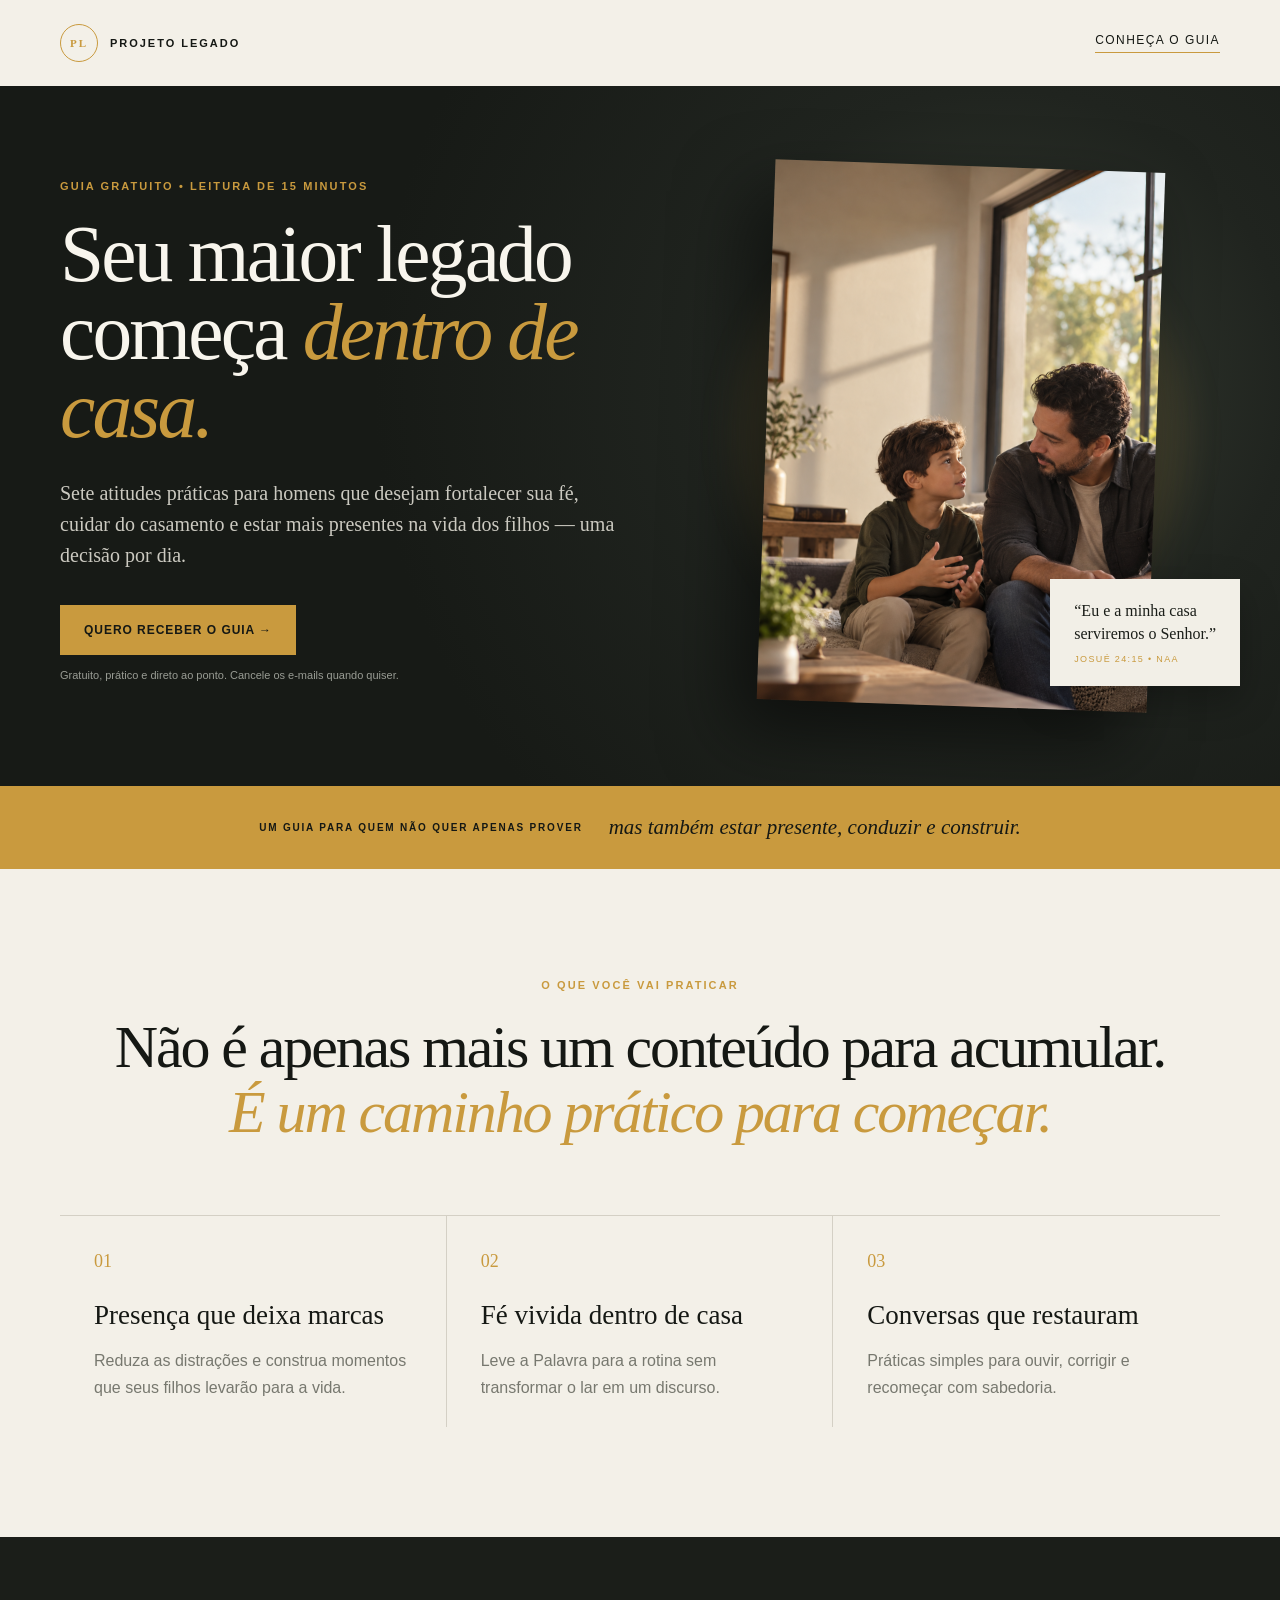
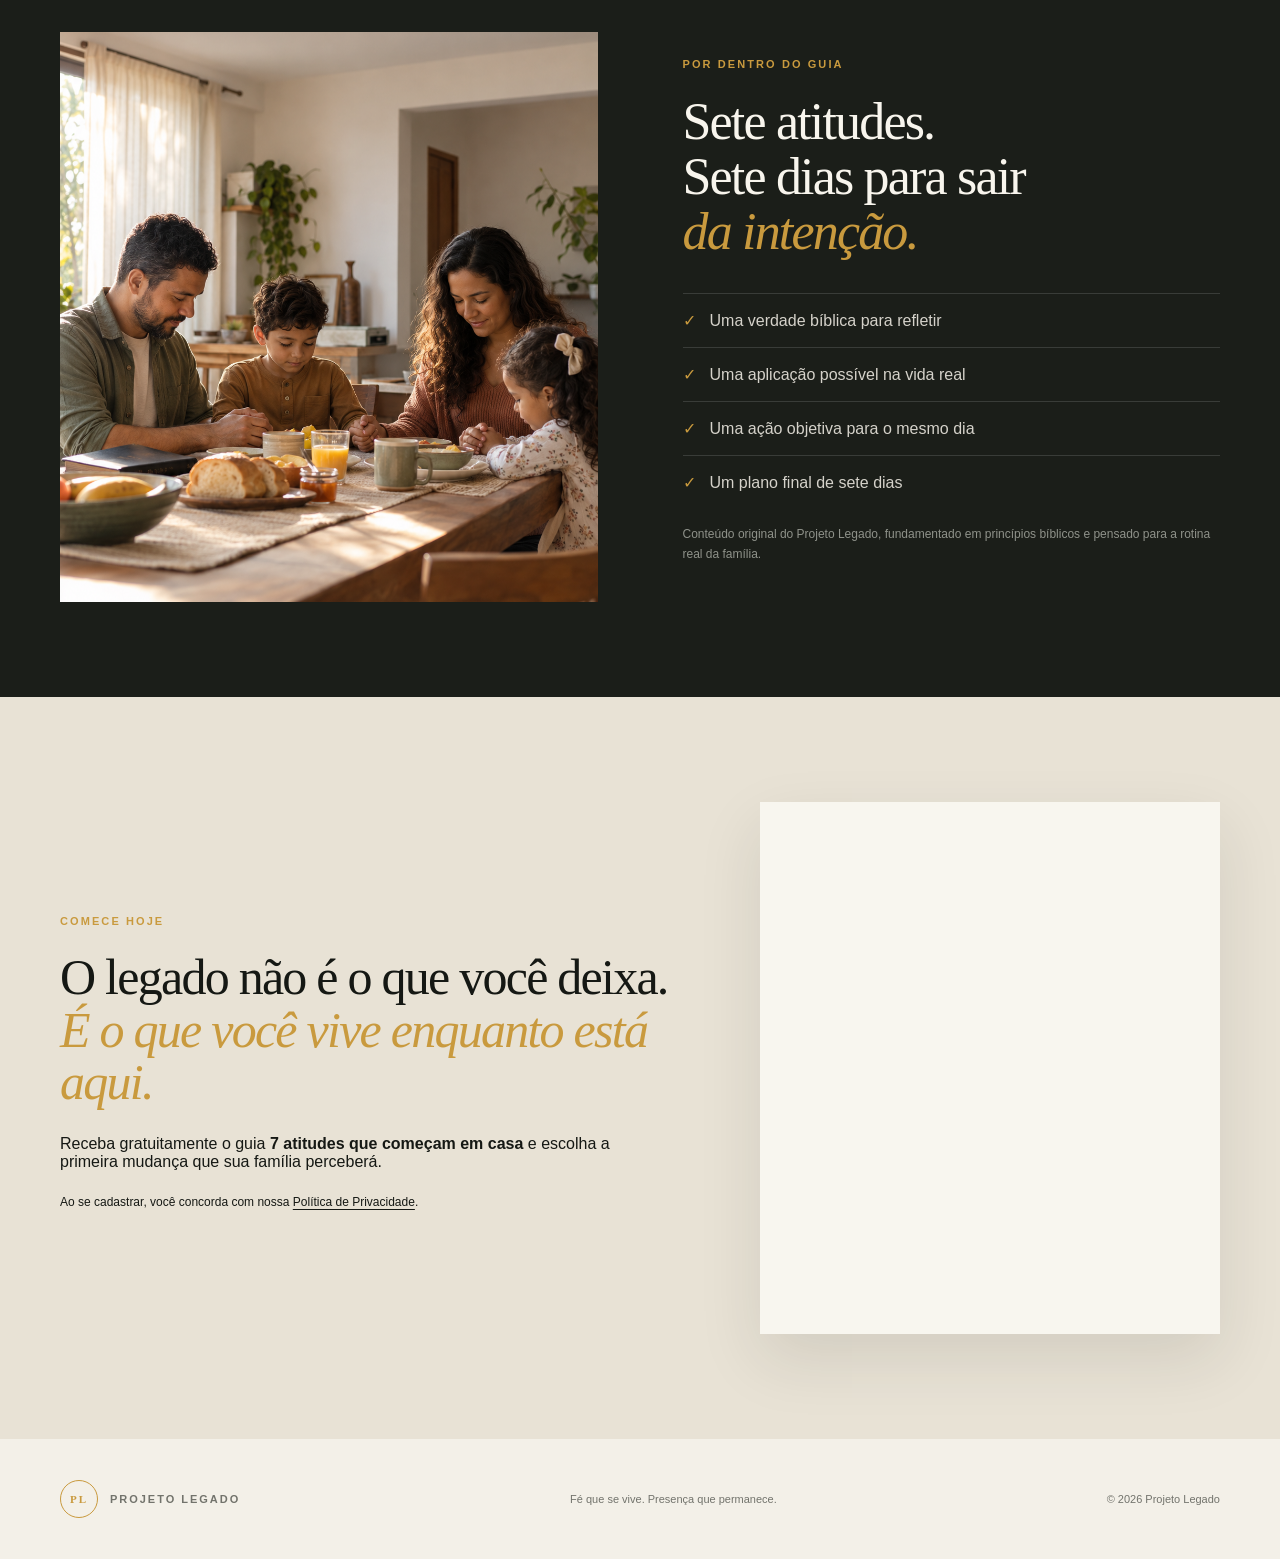
<file: index.html>
<!doctype html><html lang="pt-BR"><head><meta charset="utf-8"><meta name="viewport" content="width=device-width,initial-scale=1"><title>7 atitudes que começam em casa | Projeto Legado</title><meta name="description" content="Baixe gratuitamente o guia prático para fortalecer sua fé, seu casamento e sua presença na vida dos filhos."><link rel="stylesheet" href="styles.css"></head><body><nav class="nav wrap"><a class="brand" href="#inicio"><span>PL</span><b>PROJETO LEGADO</b></a><a class="navLink" href="#guia">Conheça o guia</a></nav><main><section class="hero" id="inicio"><div class="wrap heroGrid"><div class="heroCopy"><p class="eyebrow">GUIA GRATUITO • LEITURA DE 15 MINUTOS</p><h1>Seu maior legado<br>começa <em>dentro de casa.</em></h1><p class="lead">Sete atitudes práticas para homens que desejam fortalecer sua fé, cuidar do casamento e estar mais presentes na vida dos filhos — uma decisão por dia.</p><a class="button" href="#baixar">Quero receber o guia →</a><p class="micro">Gratuito, prático e direto ao ponto. Cancele os e-mails quando quiser.</p></div><div class="bookStage"><div class="halo"></div><img class="book" src="ebook-capa.jpg" alt="Capa do e-book 7 atitudes que começam em casa"><div class="verse">“Eu e a minha casa<br>serviremos o Senhor.”<small>JOSUÉ 24:15 • NAA</small></div></div></div></section><section class="proof"><div class="wrap proofInner"><p>UM GUIA PARA QUEM NÃO QUER APENAS PROVER</p><strong>mas também estar presente, conduzir e construir.</strong></div></section><section class="content wrap" id="guia"><div class="sectionIntro"><p class="eyebrow">O QUE VOCÊ VAI PRATICAR</p><h2>Não é apenas mais um conteúdo para acumular.<br><em>É um caminho prático para começar.</em></h2></div><div class="benefitGrid"><article class="benefit"><span>01</span><h3>Presença que deixa marcas</h3><p>Reduza as distrações e construa momentos que seus filhos levarão para a vida.</p></article><article class="benefit"><span>02</span><h3>Fé vivida dentro de casa</h3><p>Leve a Palavra para a rotina sem transformar o lar em um discurso.</p></article><article class="benefit"><span>03</span><h3>Conversas que restauram</h3><p>Práticas simples para ouvir, corrigir e recomeçar com sabedoria.</p></article></div></section><section class="inside"><div class="wrap insideGrid"><div class="insideImage"><img src="familia-oracao.png" alt="Família reunida em oração"></div><div><p class="eyebrow">POR DENTRO DO GUIA</p><h2>Sete atitudes.<br>Sete dias para sair<br><em>da intenção.</em></h2><ul><li>Uma verdade bíblica para refletir</li><li>Uma aplicação possível na vida real</li><li>Uma ação objetiva para o mesmo dia</li><li>Um plano final de sete dias</li></ul><p class="note">Conteúdo original do Projeto Legado, fundamentado em princípios bíblicos e pensado para a rotina real da família.</p></div></div></section><section class="capture" id="baixar"><div class="wrap captureGrid"><div><p class="eyebrow">COMECE HOJE</p><h2>O legado não é o que você deixa.<br><em>É o que você vive enquanto está aqui.</em></h2><p>Receba gratuitamente o guia <b>7 atitudes que começam em casa</b> e escolha a primeira mudança que sua família perceberá.</p><p class="privacy-note">Ao se cadastrar, você concorda com nossa <a href="privacidade.html">Política de Privacidade</a>.</p></div><div class="formCard tally-card"><iframe data-tally-src="https://tally.so/embed/4aaa1d?alignLeft=1&hideTitle=1&transparentBackground=1&dynamicHeight=1" loading="lazy" width="100%" height="480" frameborder="0" marginheight="0" marginwidth="0" title="Receba o e-book gratuito"></iframe></div></div></section></main><footer class="wrap"><div class="brand"><span>PL</span><b>PROJETO LEGADO</b></div><p>Fé que se vive. Presença que permanece.</p><p>© 2026 Projeto Legado</p></footer><script>var d=document,w="https://tally.so/widgets/embed.js",v=function(){if(typeof Tally!=="undefined")Tally.loadEmbeds();else d.querySelectorAll("iframe[data-tally-src]:not([src])").forEach(function(e){e.src=e.dataset.tallySrc})};if(typeof Tally!=="undefined")v();else if(d.querySelector('script[src="'+w+'"]')==null){var s=d.createElement("script");s.src=w;s.onload=v;s.onerror=v;d.body.appendChild(s)}</script></body></html>
</file>
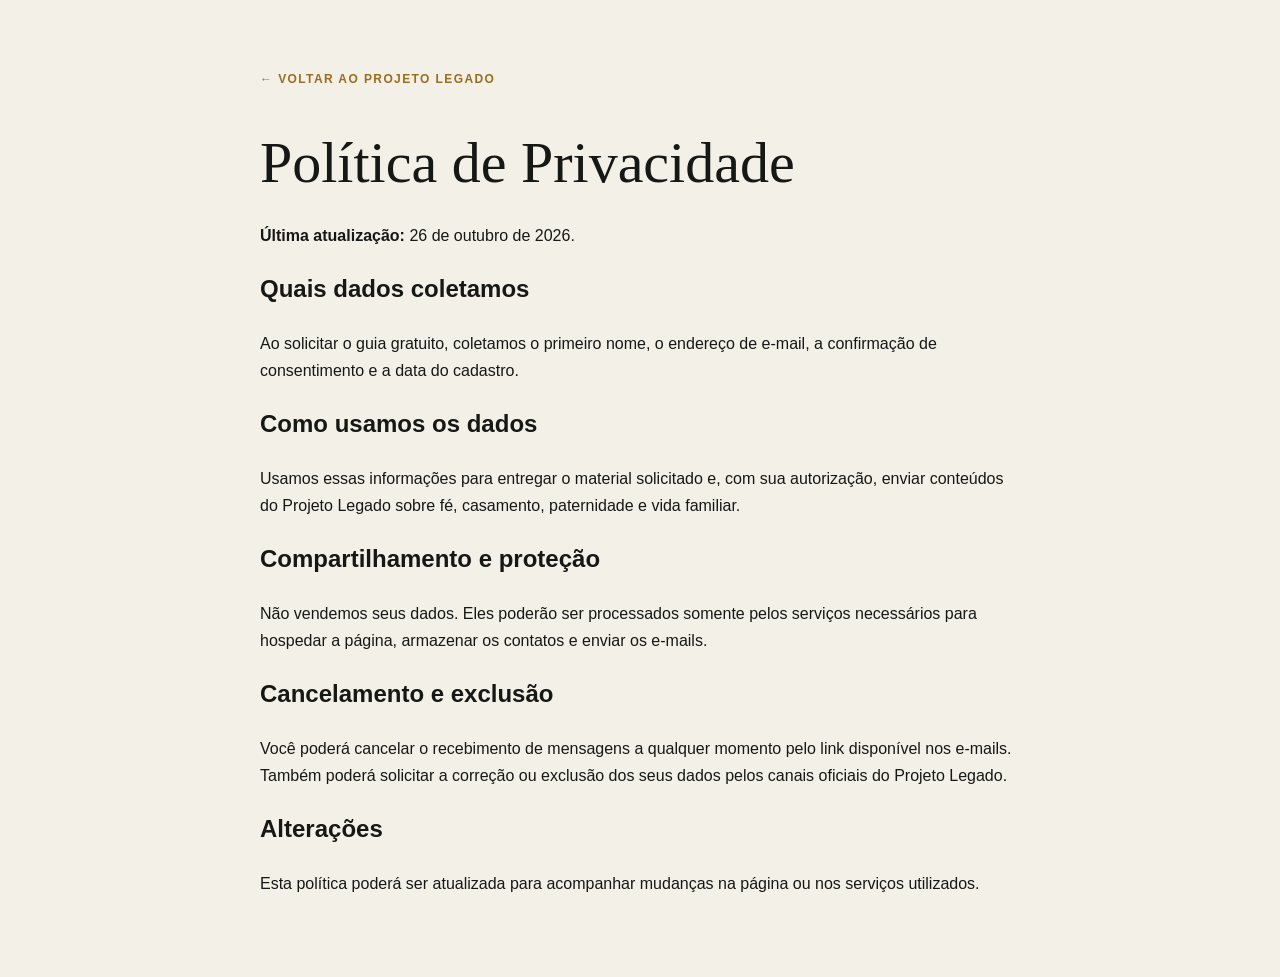
<file: privacidade.html>
<!doctype html><html lang="pt-BR"><head><meta charset="utf-8"><meta name="viewport" content="width=device-width,initial-scale=1"><title>Política de Privacidade | Projeto Legado</title><link rel="stylesheet" href="styles.css"></head><body><main style="min-height:100vh;padding:64px 20px"><article style="max-width:760px;margin:auto;line-height:1.7"><a href="index.html" style="color:#9a6e1e;font-size:12px;font-weight:700;letter-spacing:1.4px">← VOLTAR AO PROJETO LEGADO</a><h1 style="font-family:Georgia,serif;font-size:clamp(38px,7vw,58px);font-weight:400;line-height:1.05;margin:42px 0 28px">Política de Privacidade</h1><p><strong>Última atualização:</strong> 26 de outubro de 2026.</p><h2>Quais dados coletamos</h2><p>Ao solicitar o guia gratuito, coletamos o primeiro nome, o endereço de e-mail, a confirmação de consentimento e a data do cadastro.</p><h2>Como usamos os dados</h2><p>Usamos essas informações para entregar o material solicitado e, com sua autorização, enviar conteúdos do Projeto Legado sobre fé, casamento, paternidade e vida familiar.</p><h2>Compartilhamento e proteção</h2><p>Não vendemos seus dados. Eles poderão ser processados somente pelos serviços necessários para hospedar a página, armazenar os contatos e enviar os e-mails.</p><h2>Cancelamento e exclusão</h2><p>Você poderá cancelar o recebimento de mensagens a qualquer momento pelo link disponível nos e-mails. Também poderá solicitar a correção ou exclusão dos seus dados pelos canais oficiais do Projeto Legado.</p><h2>Alterações</h2><p>Esta política poderá ser atualizada para acompanhar mudanças na página ou nos serviços utilizados.</p></article></main></body></html>
</file>
<file: styles.css>
:root{--ink:#151814;--paper:#f3f0e8;--gold:#c99a3e;--muted:#77786f}*{box-sizing:border-box}html{scroll-behavior:smooth}body{margin:0;background:var(--paper);color:var(--ink);font-family:Arial,sans-serif}a{color:inherit;text-decoration:none}.wrap{width:min(1160px,calc(100% - 40px));margin:auto}.nav{height:86px;display:flex;align-items:center;justify-content:space-between}.brand{display:flex;align-items:center;gap:12px;font-size:11px;letter-spacing:.18em}.brand span{display:grid;place-items:center;width:38px;height:38px;border:1px solid var(--gold);border-radius:50%;font-family:Georgia,serif;color:var(--gold);font-weight:700}.navLink{font-size:12px;text-transform:uppercase;letter-spacing:.12em;border-bottom:1px solid var(--gold);padding-bottom:5px}.hero{min-height:700px;background:radial-gradient(circle at 78% 42%,#363c32 0,#20241f 27%,#171a16 58%);color:#f8f5ed;overflow:hidden}.heroGrid{min-height:700px;display:grid;grid-template-columns:1.05fr .95fr;align-items:center;gap:70px}.eyebrow{font-size:11px;letter-spacing:.19em;color:var(--gold);font-weight:700;margin:0 0 24px}.hero h1,.sectionIntro h2,.inside h2,.capture h2{font-family:Georgia,serif;font-weight:400;letter-spacing:-.035em}.hero h1{font-size:clamp(54px,6.2vw,86px);line-height:.98;margin:0 0 28px}.hero em,.sectionIntro em,.inside em,.capture em{color:var(--gold);font-weight:400}.lead{font-family:Georgia,serif;font-size:20px;line-height:1.55;color:#cbc9c0;max-width:620px;margin:0 0 34px}.button{display:inline-flex;align-items:center;justify-content:center;background:var(--gold);color:#151814;padding:18px 24px;text-transform:uppercase;letter-spacing:.08em;font-size:12px;font-weight:800;border:0;cursor:pointer}.micro{font-size:11px;color:#999c94;margin-top:14px}.bookStage{position:relative;height:610px;display:grid;place-items:center}.halo{position:absolute;width:450px;height:450px;border-radius:50%;background:#d0a14a22;filter:blur(18px)}.book{position:relative;width:min(390px,85%);height:540px;object-fit:cover;object-position:top;box-shadow:-24px 32px 70px #0008;transform:rotate(2deg)}.verse{position:absolute;right:-20px;bottom:55px;background:#f2efe7;color:#1b1e19;padding:20px 24px;font-family:Georgia,serif;font-size:16px;line-height:1.45;box-shadow:0 15px 35px #0004}.verse small{display:block;font-family:Arial,sans-serif;color:var(--gold);font-size:9px;letter-spacing:.15em;margin-top:8px}.proof{background:var(--gold);padding:26px 0}.proofInner{display:flex;gap:26px;justify-content:center;align-items:center}.proof p{font-size:10px;letter-spacing:.18em;font-weight:800}.proof strong{font-family:Georgia,serif;font-style:italic;font-weight:400;font-size:21px}.content{padding:110px 0}.sectionIntro{text-align:center}.sectionIntro h2{font-size:clamp(38px,5vw,60px);line-height:1.08;margin:0}.benefitGrid{display:grid;grid-template-columns:repeat(3,1fr);margin-top:70px;border-top:1px solid #d4d0c5}.benefit{padding:35px 34px 10px;border-right:1px solid #d4d0c5}.benefit:last-child{border:0}.benefit>span{color:var(--gold);font-family:Georgia,serif;font-size:18px}.benefit h3{font-family:Georgia,serif;font-size:27px;font-weight:400;margin:28px 0 15px}.benefit p{color:var(--muted);line-height:1.7}.inside{background:#1b1e19;color:#f8f5ed;padding:95px 0}.insideGrid{display:grid;grid-template-columns:1fr 1fr;gap:85px;align-items:center}.insideImage{height:570px;overflow:hidden}.insideImage img{width:100%;height:100%;object-fit:cover}.inside h2{font-size:52px;line-height:1.06;margin:0 0 34px}.inside ul{padding:0;list-style:none}.inside li{border-top:1px solid #ffffff22;padding:17px 0;color:#d5d2ca}.inside li:before{content:"✓";color:var(--gold);margin-right:14px}.note{color:#8f928a;font-size:12px;line-height:1.6}.capture{padding:105px 0;background:#e8e2d5}.captureGrid{display:grid;grid-template-columns:1fr 460px;gap:90px;align-items:center}.capture h2{font-size:50px;line-height:1.05;margin:0 0 26px}.formCard{background:#f8f6ef;padding:42px;box-shadow:0 25px 60px #25281f1c}.formCard h3{font-family:Georgia,serif;font-size:28px;font-weight:400;margin:0 0 28px}.formCard label:not(.check){display:block;font-size:11px;text-transform:uppercase;letter-spacing:.1em;font-weight:700;margin:18px 0}.formCard input:not([type=checkbox]){width:100%;border:0;border-bottom:1px solid #bbb6aa;background:transparent;padding:12px 0;font-size:15px;outline:none}.check{display:flex;gap:10px;align-items:flex-start;font-size:11px;line-height:1.5;color:#73736d;margin:24px 0}.formCard .button{width:100%}.formCard small{display:block;text-align:center;color:#8d8d86;margin-top:14px}.success{text-align:center;padding:35px 0}.success>span{display:grid;place-items:center;width:55px;height:55px;margin:0 auto 20px;border-radius:50%;background:var(--gold);font-size:24px}.error{font-size:12px;color:#a33;text-align:center}footer{min-height:120px;display:flex;align-items:center;justify-content:space-between;gap:20px;font-size:11px;color:#72736c}
@media(max-width:800px){.nav{height:72px}.navLink{display:none}.heroGrid,.insideGrid,.captureGrid{grid-template-columns:1fr}.heroGrid{padding:70px 0 0;gap:30px}.heroCopy{text-align:center}.hero h1{font-size:49px}.lead{font-size:18px}.bookStage{height:500px}.book{height:460px;width:330px}.verse{right:0;bottom:20px}.proofInner{flex-direction:column;gap:4px;text-align:center}.content{padding:80px 0}.benefitGrid{grid-template-columns:1fr}.benefit{border-right:0;border-bottom:1px solid #d4d0c5}.inside{padding:70px 0}.insideImage{height:430px}.insideGrid{gap:48px}.inside h2,.capture h2{font-size:40px}.capture{padding:75px 0}.captureGrid{gap:40px}.formCard{padding:30px 24px}footer{padding:35px 0;flex-direction:column;text-align:center}.hero h1 br{display:none}}
@media(max-width:1100px) and (min-width:801px){.heroGrid{gap:34px}.hero h1{font-size:58px}.book{width:340px;height:490px}.verse{right:0}.insideGrid{gap:50px}.captureGrid{grid-template-columns:minmax(0,1fr) 420px;gap:50px}}
@media(max-width:600px){body{overflow-x:hidden}.wrap{width:min(100% - 32px,1160px)}.heroGrid{min-height:auto;padding-top:58px}.hero h1{font-size:clamp(38px,11.5vw,48px);line-height:1.02}.lead{font-size:17px;line-height:1.5}.button{width:100%;padding:17px 15px}.bookStage{height:475px}.book{width:min(310px,calc(100vw - 64px));height:430px}.halo{width:85vw;height:85vw}.verse{right:0;bottom:12px;max-width:255px;padding:15px 18px;font-size:14px}.proof{padding:22px 0}.proof p{line-height:1.55;margin:0}.proof strong{font-size:18px}.sectionIntro h2{font-size:36px}.benefitGrid{margin-top:46px}.benefit{padding:28px 6px}.insideImage{height:360px}.inside h2,.capture h2{font-size:36px}.inside li{line-height:1.45}.formCard{padding:28px 20px}.formCard h3{font-size:25px}.formCard input:not([type=checkbox]){font-size:16px}.check{font-size:12px}footer{min-height:auto}}
@media(max-width:380px){.wrap{width:calc(100% - 24px)}.nav{height:66px}.brand{letter-spacing:.11em}.brand span{width:34px;height:34px}.heroGrid{padding-top:45px}.hero h1{font-size:35px}.eyebrow{font-size:9px;letter-spacing:.15em}.lead{font-size:16px}.bookStage{height:425px}.book{width:270px;height:385px}.verse{max-width:225px}.sectionIntro h2,.inside h2,.capture h2{font-size:32px}.insideImage{height:320px}.formCard{padding:25px 16px}}
.tally-card{padding:24px}.privacy-note{font-size:12px;margin-top:24px}.privacy-note a,.formCard a{text-decoration:underline;text-underline-offset:3px}@media(max-width:600px){.tally-card{padding:12px 8px}}
</file>
